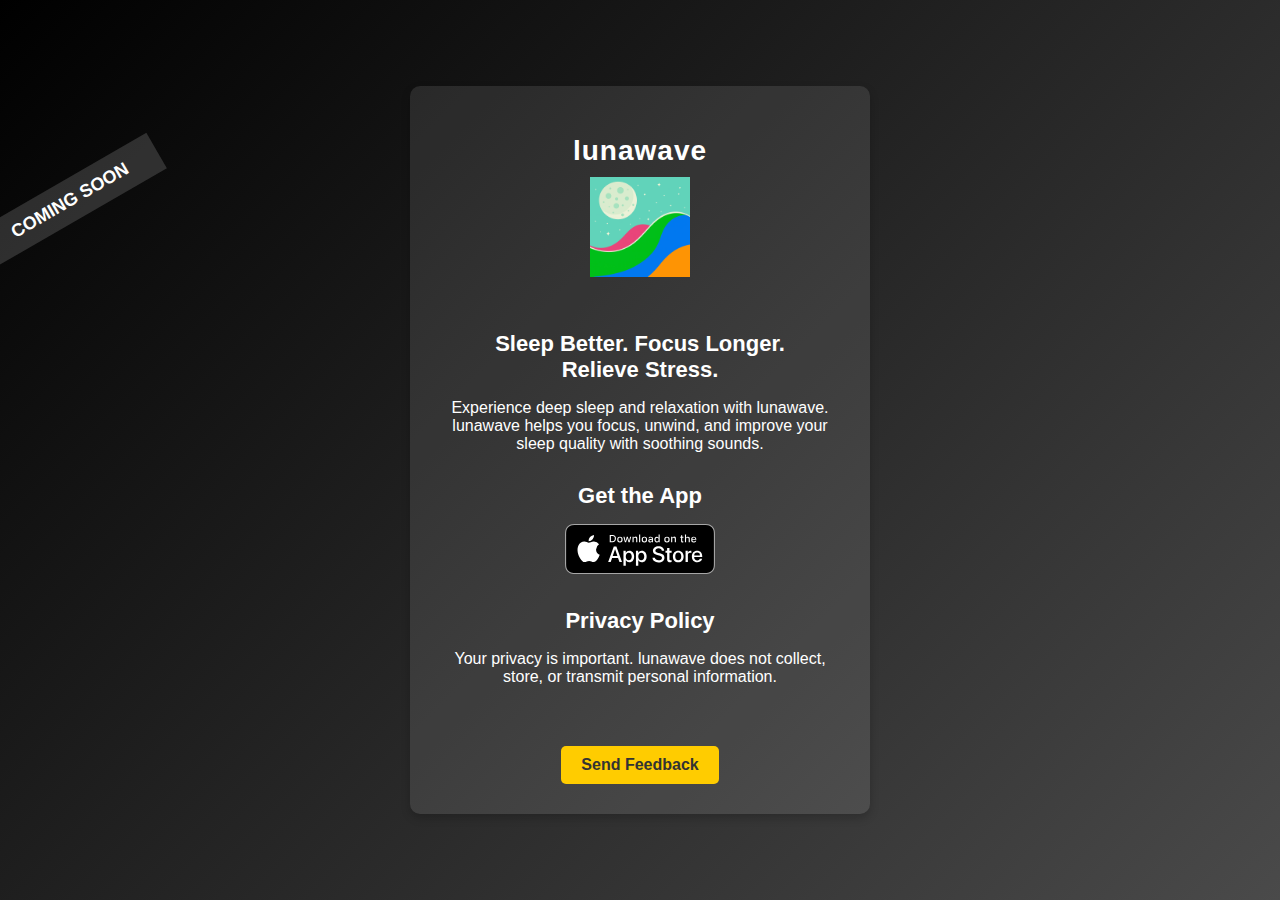
<file: index.html>
<!DOCTYPE html>
<html lang="en">
<head>
    <meta charset="UTF-8">
    <meta name="viewport" content="width=device-width, initial-scale=1.0">
    <title>lunawave</title>
    <link rel="stylesheet" href="styles.css">

    <!-- Open Graph (OG) Meta Tags for iMessage and Social Media Previews -->
    <meta property="og:title" content="lunawave - Soothing color sounds">
    <meta property="og:description" content="Sleep Better. Focus Longer. Relieve Stress. Coming soon!">
    <meta property="og:image" content="https://www.lunawave.app/icon.jpg">
    <meta property="og:url" content="https://www.lunawave.app">
    <meta property="og:type" content="website">

    <!-- Apple Touch Icon (for iOS preview) -->
    <link rel="apple-touch-icon" href="https://www.lunawave.app/icon.jpg">

    <!-- Twitter Card (Optional for Twitter previews) -->
    <meta name="twitter:card" content="summary_large_image">
    <meta name="twitter:title" content="lunawave - Soothing color sounds">
    <meta name="twitter:description" content="Sleep Better. Focus Longer. Relieve Stress. Coming soon!">
    <meta name="twitter:image" content="https://www.lunawave.app/icon.jpg">

    <link rel="icon" type="image/png" sizes="32x32" href="/favicon.png">
</head>
<body>
    <!-- Coming Soon Banner -->
    <div class="banner">Coming Soon</div>

    <div class="container">
        <h1 class="app-title">lunawave</h1>
        <img src="icon.jpg" alt="lunawave Logo" class="logo">

        <!-- Description Section -->
        <div class="description">
            <h2 class="section-heading">Sleep Better. Focus Longer. <br>Relieve Stress.</h2>
            <p>Experience deep sleep and relaxation with lunawave. lunawave helps you focus, unwind, and improve your sleep quality with soothing sounds.</p>
        </div>

        <!-- Get the App Section -->
        <div class="get-app">
            <h2 class="section-heading">Get the App</h2>
            <a href="https://apps.apple.com" target="_blank">
                <img src="Download_on_the_App_Store_Badge_US-UK_RGB_blk_092917.svg" alt="Download on the App Store" class="appstore-button">
            </a>
        </div>

        <!-- Privacy Policy Section -->
        <div class="privacy-policy">
            <h2 class="section-heading">Privacy Policy</h2>
            <p>Your privacy is important. lunawave does not collect, store, or transmit personal information.</p>
        </div>

        <!-- Feedback Button -->
        <a href="mailto:hello@lunawave.app" class="feedback-button">Send Feedback</a>
    </div>
</body>
</html>
</file>
<file: styles.css>
body {
    font-family: Arial, sans-serif;
    margin: 0;
    padding: 0;
    display: flex;
    justify-content: center;
    align-items: center;
    height: 100vh;
    background: linear-gradient(135deg, #000000, #4a4a4a);
    color: white;
    text-align: center;
}

.container {
    background: rgba(255, 255, 255, 0.1);
    padding: 30px;
    border-radius: 10px;
    box-shadow: 0 4px 10px rgba(0, 0, 0, 0.2);
    max-width: 400px;
}

.app-title {
    font-size: 28px;
    font-weight: bold;
    margin-bottom: 10px;
    text-transform: none; 
    letter-spacing: 1px;
}

.logo {
    width: 100px;
    height: auto;
    margin-bottom: 20px;
}

.section-heading {
    font-size: 22px;
    margin-bottom: 15px;
    margin-top: 30px; 
}
body {
    font-family: Arial, sans-serif;
    margin: 0;
    padding: 0;
    display: flex;
    justify-content: center;
    align-items: center;
    height: 100vh;
    background: linear-gradient(135deg, #000000, #4a4a4a); /* Black to Gray Gradient */
    color: white;
    text-align: center;
    position: relative;
}

/* Coming Soon Banner */
.banner {
    position: absolute;
    top: 20%;
    left: -30px;
    width: 200px;
    background: rgba(200, 200, 200, 0.2); /* Light transparent gray */
    color: white;
    font-size: 18px;
    font-weight: bold;
    text-transform: uppercase;
    text-align: center;
    padding: 10px 0;
    transform: rotate(-30deg);
    z-index: 1;
}

/* Main container */
.container {
    background: rgba(255, 255, 255, 0.1);
    padding: 30px;
    border-radius: 10px;
    box-shadow: 0 4px 10px rgba(0, 0, 0, 0.2);
    max-width: 400px;
    position: relative;
    z-index: 2;
}

/* App Name Heading */
.app-title {
    font-size: 28px;
    font-weight: bold;
    margin-bottom: 10px;
    text-transform: none;
    letter-spacing: 1px;
}

/* Logo */
.logo {
    width: 100px;
    height: auto;
    margin-bottom: 20px;
}

/* Section Headings */
.section-heading {
    font-size: 22px;
    margin-bottom: 15px;
    margin-top: 30px; /* Spacing between sections */
}

/* Description Section */
.description {
    margin: 20px 0;
}

.description p {
    font-size: 16px;
    margin-bottom: 15px;
}

/* Get the App Section */
.get-app {
    margin: 30px 0;
}

.appstore-button {
    width: 150px;
    transition: transform 0.2s ease;
}

.appstore-button:hover {
    transform: scale(1.1);
}

/* Privacy Policy Section */
.privacy-policy {
    margin: 30px 0;
}

/* Feedback Button */
.feedback-button {
    display: inline-block;
    background: #ffcc00;
    color: #333;
    padding: 10px 20px;
    border-radius: 5px;
    text-decoration: none;
    font-weight: bold;
    transition: background 0.3s ease;
    margin-top: 30px;
}

.feedback-button:hover {
    background: #

p {
    font-size: 16px;
    margin-bottom: 15px;
}

.get-app {
    margin: 30px 0; 
}

.appstore-button {
    width: 150px;
    transition: transform 0.2s ease;
}

.appstore-button:hover {
    transform: scale(1.1);
}

.feedback-button {
    display: inline-block;
    background: #ffcc00;
    color: #333;
    padding: 10px 20px;
    border-radius: 5px;
    text-decoration: none;
    font-weight: bold;
    transition: background 0.3s ease;
    margin-top: 30px; 
}

.feedback-button:hover {
    background: #ffdb4d;
}
</file>
